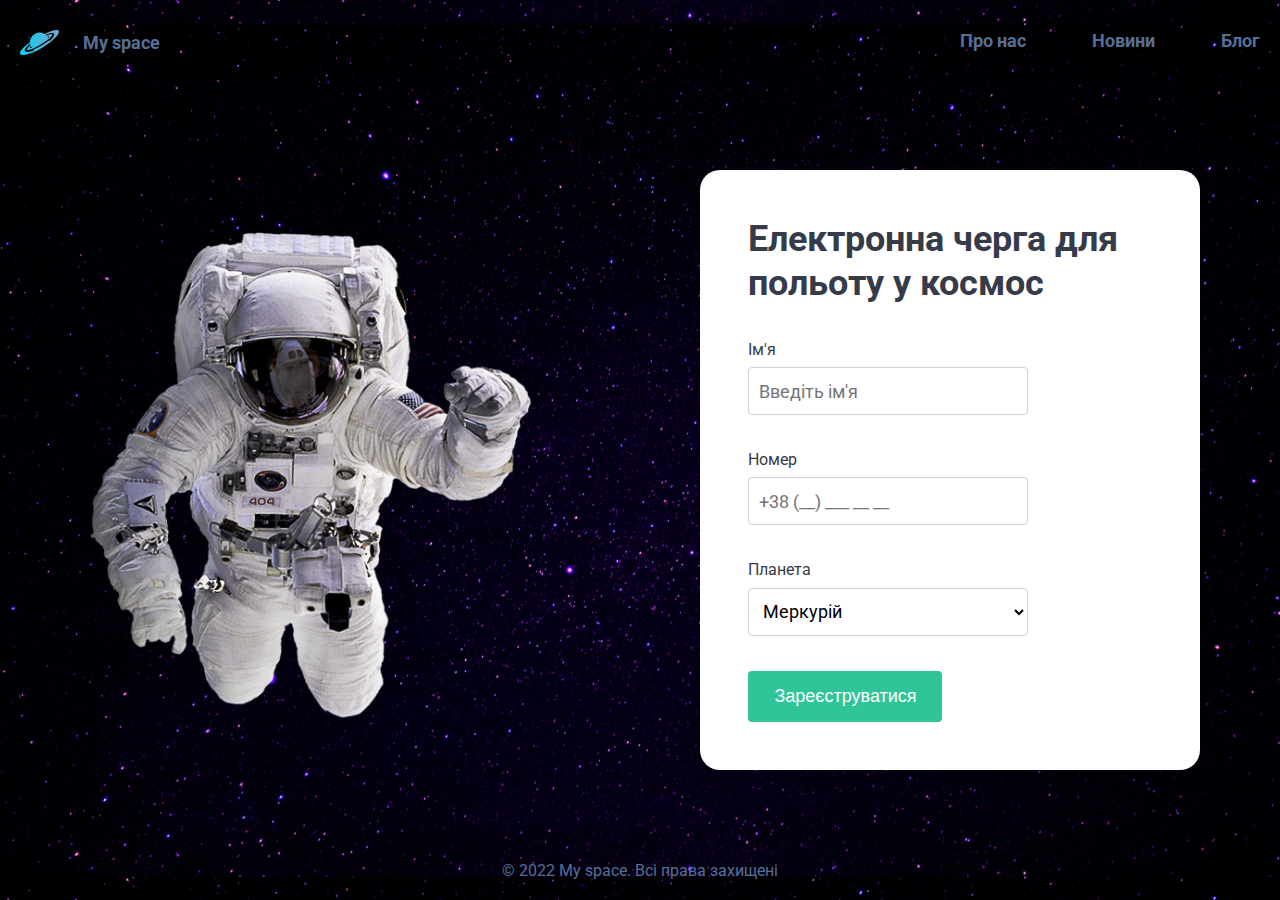
<file: index.html>
<!DOCTYPE html>
<html lang="en">
<head>
    <meta charset="UTF-8">
    <meta http-equiv="X-UA-Compatible" content="IE=edge">
    <meta name="viewport" content="width=device-width, initial-scale=1.0">
    <title>Document</title>
    <link rel="preconnect" href="https://fonts.googleapis.com">
    <link rel="preconnect" href="https://fonts.gstatic.com" crossorigin>
    <link href="https://fonts.googleapis.com/css2?family=Roboto:wght@400;700;900&display=swap" rel="stylesheet">
    <link rel="stylesheet" href="css/index/style.css">
    <script src="js/mobile-navigation.js" defer></script>
    <script src="js/form.js" defer></script>
    <script src="js/pop-up.js" defer></script>
</head>
<body>
    <div class="wrapper">
        <header class="header">
            <div class="header__container">
                <div class="header__heading">
                    <img class="header__logo" src="img/logo.svg">
                    <h1 class="header__text">My space</h1>
                </div>
                <nav class="navigation">
                    <ul class="navigation__list">
                        <li class="navigation__item">
                            <a class="navigation__link" href="#">Про нас</a>
                        </li>
                        <li class="navigation__item">
                            <a class="navigation__link" href="#">Новини</a>
                        </li>
                        <li class="navigation__item">
                            <a class="navigation__link" href="#">Блог</a>
                        </li>
                    </ul>
                </nav>
                <button class="mobile-navigation-button" id="mobile-nav-btn">
                    <svg class="mobile-navigation-button__icon" viewBox="0 0 20 20">
                        <path fill="rgb(86, 111, 150)" d="M3.314,4.8h13.372c0.41,0,0.743-0.333,0.743-0.743c0-0.41-0.333-0.743-0.743-0.743H3.314
                            c-0.41,0-0.743,0.333-0.743,0.743C2.571,4.467,2.904,4.8,3.314,4.8z M16.686,15.2H3.314c-0.41,0-0.743,0.333-0.743,0.743
                            s0.333,0.743,0.743,0.743h13.372c0.41,0,0.743-0.333,0.743-0.743S17.096,15.2,16.686,15.2z M16.686,9.257H3.314
                            c-0.41,0-0.743,0.333-0.743,0.743s0.333,0.743,0.743,0.743h13.372c0.41,0,0.743-0.333,0.743-0.743S17.096,9.257,16.686,9.257z"></path>
                    </svg>
                </button>
                <nav class="mobile-navigation" id="mobile-nav">
                    <button class="mobile-navigation__close-button" id="close-nav-btn">
                        <svg class="mobille-navigation__icon" viewBox="0 0 20 20">
							<path fill="rgb(53, 59, 72)" d="M15.898,4.045c-0.271-0.272-0.713-0.272-0.986,0l-4.71,4.711L5.493,4.045c-0.272-0.272-0.714-0.272-0.986,0s-0.272,0.714,0,0.986l4.709,4.711l-4.71,4.711c-0.272,0.271-0.272,0.713,0,0.986c0.136,0.136,0.314,0.203,0.492,0.203c0.179,0,0.357-0.067,0.493-0.203l4.711-4.711l4.71,4.711c0.137,0.136,0.314,0.203,0.494,0.203c0.178,0,0.355-0.067,0.492-0.203c0.273-0.273,0.273-0.715,0-0.986l-4.711-4.711l4.711-4.711C16.172,4.759,16.172,4.317,15.898,4.045z"></path>
						</svg>
                    </button>
                    <ul class="mobile-navigation__list">
                        <li class="mobile-navigation__item">
                            <a class="mobile-navigation__link" href="#">Про нас</a>
                        </li>
                        <hr class="mobile-navigation__line"/>
                        <li class="mobile-navigation__item">
                            <a class="mobile-navigation__link" href="#">Новини</a>
                        </li>
                        <hr class="mobile-navigation__line"/>
                        <li class="mobile-navigation__item">
                            <a class="mobile-navigation__link" href="#">Блог</a>
                        </li>
                    </ul>
                </nav>
            </div>
        </header>
        <main class="main">
            <img class="main__image" src="img/astronaut.png">
            <form class="form">
                <div class="form__container">
                    <h2 class="form__heading">Електронна черга для польоту у космос</h2>
                    <div class="form__input-block">
                        <label class="form__label" for="name">Ім'я</label>
                        <input class="form__input" id="name" placeholder="Введіть ім'я">
                    </div>
                    <div class="form__input-block">
                        <label class="form__label" for="phone">Номер</label>
                        <input class="form__input" id="phone" type="tel" placeholder="+38 (__) ___ __ __">
                    </div>
                    <div class="form__select-block">
                        <label class="form__label" for="planet">Планета</label>
                        <select class="form__input" id="planet">
                            <option value="mercury">Меркурій</option>
                            <option value="venus">Венера</option>
                            <option value="earth">Земля</option>
                            <option value="mars">Марс</option>
                            <option value="jupiter">Юпітер</option>
                            <option value="saturn">Сатурн</option>
                            <option value="uranus">Уран</option>
                            <option value="neptune">Нептун</option>
                        </select>
                    </div>
                    <input class="form__button" id ='send-btn' type="button" value="Зареєструватися">
                </div>
            </form>
            <div class="registration-dialog" id="reg-dialog">
                <div class="registration-dialog__pop-up" id="reg-dialog-pop-up">
                    <p class="registration-dialog__text">Вітаємо! Ваша заявка була відправлена у чергу</p>
                    <img class="registration-dialog__image" src="img/rocket.svg">
                    <button class="registration-dialog__button" id="reg-dialog-btn">Закрити</button>
                </div>
            </div>
        </main>
        <footer class="footer">
            <p class="footer__text">© 2022 My space. Всі права захищені</p>
        </footer>
    </div>
</body>
</html>
</file>
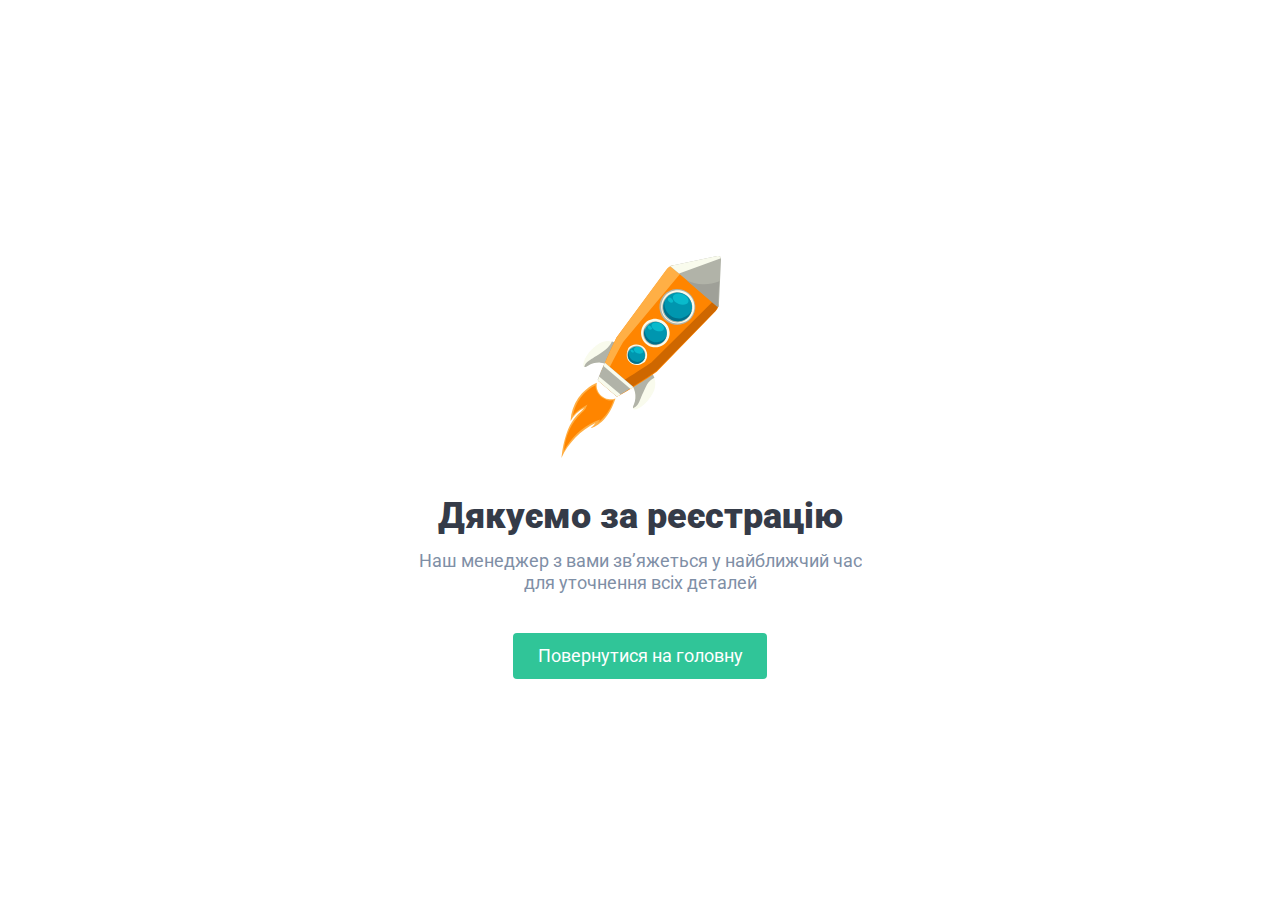
<file: additional.html>
<!DOCTYPE html>
<html lang="en">
<head>
    <meta charset="UTF-8">
    <meta http-equiv="X-UA-Compatible" content="IE=edge">
    <meta name="viewport" content="width=device-width, initial-scale=1.0">
    <title>Document</title>
    <link rel="preconnect" href="https://fonts.googleapis.com">
    <link rel="preconnect" href="https://fonts.gstatic.com" crossorigin>
    <link href="https://fonts.googleapis.com/css2?family=Roboto:wght@400;700;900&display=swap" rel="stylesheet">
    <link rel="stylesheet" href="css/additional/style.css">
</head>
<body>
    <div class="wrapper">
        <main class="main">
            <div class="main__container">
                <img class="main__image" src="img/rocket.svg">
                <h1 class="main__heading">Дякуємо за реєстрацію</h1>
                <p class="main__text">Наш менеджер з вами зв’яжеться у найближчий час для уточнення всіх деталей</p>
                <a class="main__link" href="#">Повернутися на головну</a>
            </div>
        </main>
    </div>
</body>
</html>
</file>
<file: css/index/style.css>
* {
    padding: 0;
    margin: 0;
    box-sizing: border-box;
}
html, body {
    height: 100%;
}
.wrapper {
    display: flex;
    flex-direction: column;
    justify-content: space-between;
    height: 100vh;
    min-height: 800px;
    background-image: url("../../img/background.jpg");
    background-attachment: fixed;
    background-position: center center;
    background-size: 100% auto;
}
.header {
    display: flex;
    justify-content: center;
}
.header__container {
    width: 100%;
    display: flex;
    justify-content: space-between;
    max-width: 1440px;
    padding: 30px 20px;
}
.header__heading {
    width: 140px;
    display: flex;
    justify-content: space-between;
    align-items: center;
}
.header__logo {
    display: block;
    width: auto;
    height: 25px;
}
.header__text {
    font-family: 'Roboto', sans-serif;
    font-weight: 700;
    font-size: 18px;
    line-height: 1.2;
    color: rgb(86, 111, 150);
}
.navigation__list {
    list-style-type: none;
    display: flex;
    justify-content: space-between;
    width: 300px;
}
.navigation__link {
    font-family: 'Roboto', sans-serif;
    font-weight: 700;
    font-size: 18px;
    line-height: 1.2;
    color: rgb(86, 111, 150);
    text-decoration: none;
}
.mobile-navigation {
    display: none;
}
.mobile-navigation-button {
    display: none;
    width: 20px;
    height: 20px;
    background-color: rgba(0, 0, 0, 0);
    border: none;
}
.mobile-navigation-button__icon {
    display: block;
    width: 20px;
    height: 20px;
}
.mobile-navigation {
    width: 182px;
    height: 100vh;
    padding: 30px;
    position: fixed;
    top: 0;
    right: -182px;
    background-color: rgb(255, 255, 255);
    border-left: 2px solid rgb(64, 64, 64);
}
.mobile-navigation__close-button {
    display: block;
    width: 20px;
    height: 20px;
    position: absolute;
    top: 5px;
    right: 5px;
    background-color: rgba(0, 0, 0, 0);
    border: none;
}
.mobille-navigation__icon {
    display: block;
    width: 20px;
    height: 20px;
}
.mobile-navigation__list {
    list-style-type: none;
}
.mobile-navigation__item {
    text-align: center;
}
.mobile-navigation__link {
    font-family: 'Roboto', sans-serif;
    font-size: 16px;
    line-height: 1.2;
    color: rgb(53, 59, 72);
    text-decoration: none;
}
.mobile-navigation__line {
    height: 2px;
    margin: 10px 0;
    background-color: rgb(200, 200, 200);
    border:none;
}
.main {
    display: flex;
    justify-content: space-around;
    align-items: center;
}
@keyframes image-animation {
    from {
        transform: translateY(20px);
    }
    to {
        transform: translateY(-20px);
    }
}
.main__image {
    width: auto;
    height: 500px; 
    animation-name: image-animation;
    animation-duration: 5s;
    animation-timing-function: ease-in-out;
    animation-direction: alternate;
    animation-iteration-count: infinite;
}
.form__container {
    display: flex;
    flex-direction: column;
    justify-content: space-between;
    width: 500px;
    height: 600px;
    padding: 48px;
    background-color: rgb(255, 255, 255);
    border-radius: 20px;
}
.form__heading {
    font-family: 'Roboto';
    font-weight: 700;
    font-size: 36px;
    line-height: 1.2;
    color: rgb(53, 59, 72);
}
.form__label {
    display: block;
    margin-bottom: 8px;
    font-family: 'Roboto';
    font-weight: 400;
    font-size: 16px;
    line-height: 1.2;  
    color: rgb(53, 59, 72);
}
.form__input, .form__select {
    width: 280px;
    height: 48px;
    padding: 0 10px;
    font-family: 'Roboto';
    font-weight: 400;
    font-size: 18px;
    line-height: 1.2;
    background: rgb(255, 255, 255);
    border: 1px solid rgb(206, 208, 219);
    box-sizing: border-box;
    border-radius: 4px;
}
.form__button {
    display: block;
    width: 194px;
    padding: 15px;
    font-size: 18px;
    line-height: 1.2;
    color: rgb(255, 255, 255);
    background-color: rgb(48, 197, 152);
    border: none;
    border-radius: 4px;
}
.footer {
    padding: 5px 0 20px;
}
.footer__text {
    font-family: 'Roboto';
    font-weight: 400;
    font-size: 16px;
    line-height: 1.2;
    color: rgb(86, 111, 150);
    text-align: center;
}
.registration-dialog {
    display: none;
    justify-content: center;
    align-items: center;
    height: 100vh;
    position: fixed;
    top: 0;
    bottom: 0;
    right: 0;
    left: 0;
}
.registration-dialog__pop-up {
    display: flex;
    flex-direction: column;
    justify-content: space-between;
    align-items: center;
    opacity: 0;
    width: 300px;
    height: 300px;
    padding: 20px;
    background-color: rgb(255, 255, 255);
    border: 2px solid rgb(64, 64, 64);
    border-radius: 15px;
}
.registration-dialog__text {
    font-family: 'Roboto';
    font-weight: 400;
    font-size: 16px;
    line-height: 1.2;
    color: rgb(86, 111, 150);
    text-align: center;
}
.registration-dialog__image {
    display: block;
    width: auto;
    height: 150px;
}
.registration-dialog__button {
    width: 200px;
    padding: 10px;
    font-family: 'Roboto';
    font-weight: 400;
    font-size: 16px;
    line-height: 1.2;
    color: rgb(255, 255, 255);
    background-color: rgb(48, 197, 152);
    border: none;
    border-radius: 4px;
}



@media(max-width: 1023px) {
    .wrapper {
        min-height: 720px;
    }
    .navigation {
        display: none;
    }
    .mobile-navigation-button {
        display: block;
    }
    .mobile-navigation {
        display: block;
    }
    .main__image {
        display: none;
    }
    .form__container {
        width: 320px;
        height: 540px;
        padding: 32px;
    }
    .form__heading {
        font-size: 30px;
    }
    .form__input, .form__select {
        width: 100%;
    }
    .form__button {
        width: 100%;
    }
}
</file>
<file: css/additional/style.css>
* {
    padding: 0;
    margin: 0;
    box-sizing: border-box;
}
html, body, .wrapper {
    height: 100%;
}
.wrapper {
    display: flex;
    justify-content: center;
    align-items: center;
    min-height: 600px;
}
.main__container {
    display: flex;
    flex-direction: column;
    align-items: center;
    width: 466px;
    padding: 20px 0;
}
.main__image {
    width: auto;
    height: 250px;
    margin: 0 0 24px;
}
.main__heading {
    margin-bottom: 12px;
    font-family: 'Roboto';
    font-weight: 900;
    font-size: 36px;
    line-height: 1.2;
    color: rgb(53, 59, 72);
    text-align: center;
}
.main__text {
    margin-bottom: 40px;
    font-family: 'Roboto';
    font-weight: 400;
    font-size: 18px;
    line-height: 1.2;
    color: rgb(127, 143, 166);
    text-align: center;
}
.main__link {
    display: block;
    width: 254px;
    padding: 12px;
    font-family: 'Roboto';
    font-weight: 400;
    font-size: 18px;
    line-height: 1.2;
    color: rgb(255, 255, 255);
    text-align: center;
    text-decoration: none;
    background-color: rgb(48, 197, 152);
    border-radius: 4px;
}
@media(max-width: 479px) {
    .main__container {
        width: 340px;
    }
    .main__image {
        height: 230px;
    }
    .main__heading {
        font-size: 30px;
    }
    .main__text {
        font-size: 16px;
    }
    .main__link {
        width: 100%;
    }
}
</file>
